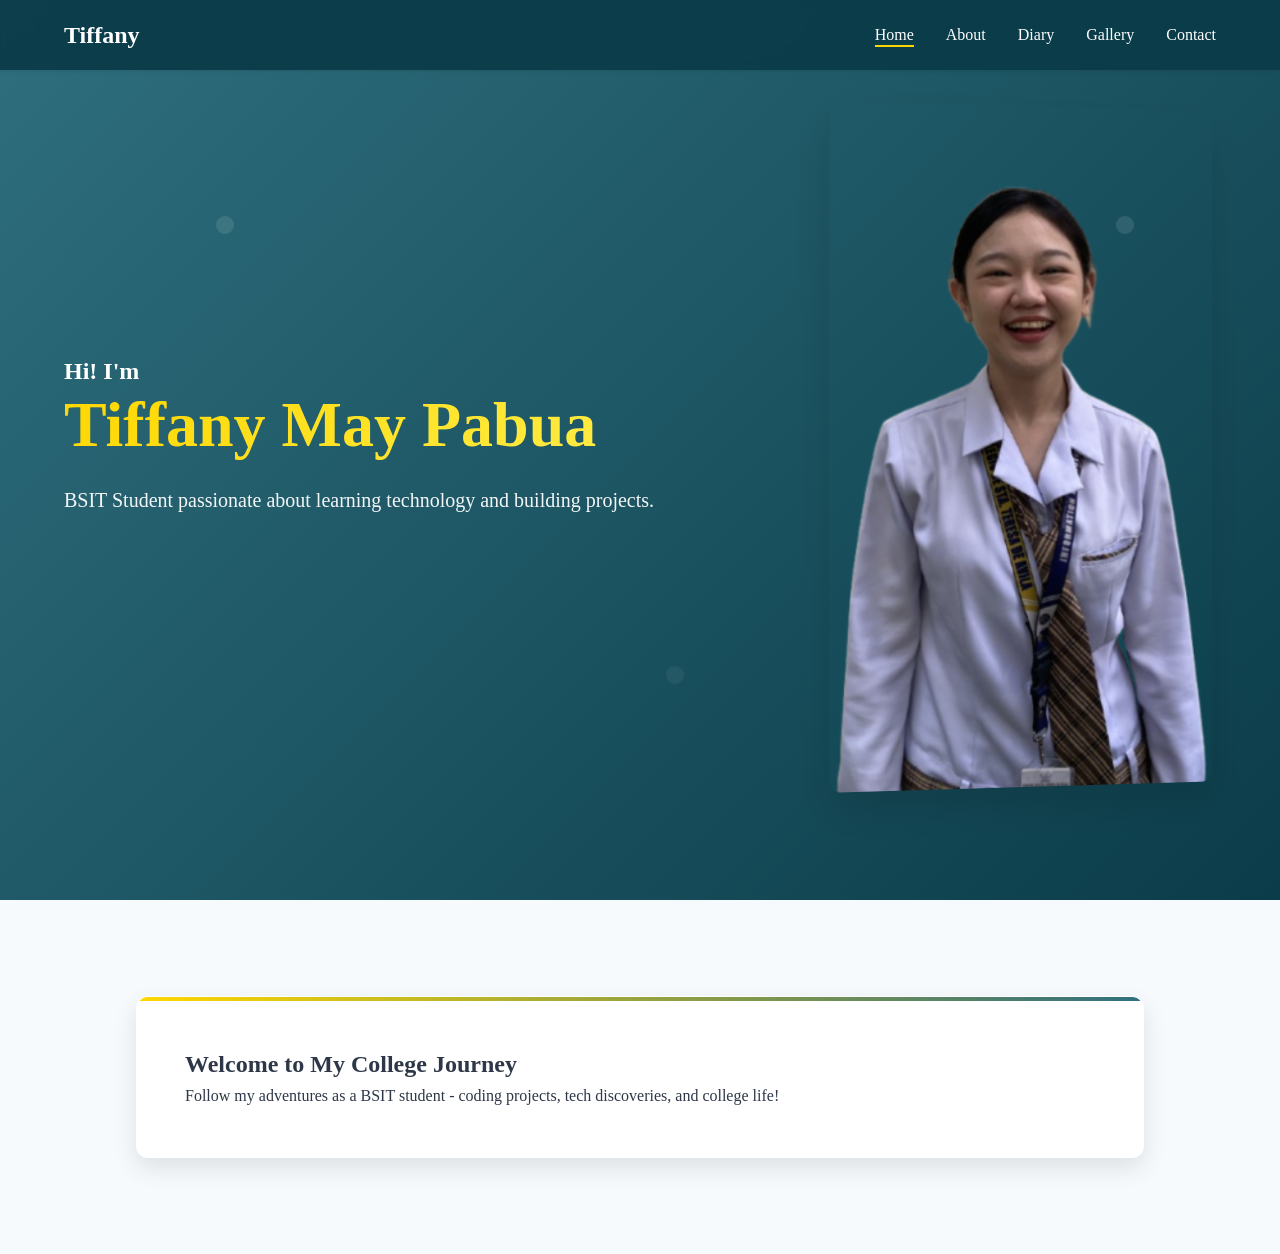
<file: index.html>
<!DOCTYPE html>
<html lang="en">
<head>
    <meta charset="UTF-8">
    <meta name="viewport" content="width=device-width, initial-scale=1.0">
    <title>Tiffany's College Diary</title>
    <link rel="stylesheet" href="style.css">
    <link href="https://fonts.googleapis.com/css2?family=Poppins:wght@300;400;500;600;700&display=swap" rel="stylesheet">
</head>
<body>
    <!-- Navbar -->
    <nav class="navbar">
        <h1 class="logo">Tiffany</h1>
        <ul>
            <li><a href="index.html" class="active">Home</a></li>
            <li><a href="about.html">About</a></li>
            <li><a href="diary.html">Diary</a></li>
            <li><a href="gallery.html">Gallery</a></li>
            <li><a href="contact.html">Contact</a></li>
        </ul>
    </nav>

    <!-- Hero Section -->
    <section class="hero">
        <div class="hero-text">
            <h2>Hi! I'm</h2>
            <h1>Tiffany May Pabua</h1>
            <p>BSIT Student passionate about learning technology and building projects.</p>
    
        </div>
        <div class="hero-image">
            <img src="download.png" alt="Tiffany May Pabua - BSIT Student">
        </div>
    </section>

    <!-- Quick About -->
    <div class="container">
        <div class="card">
            <h2>Welcome to My College Journey</h2>
            <p>Follow my adventures as a BSIT student - coding projects, tech discoveries, and college life!</p>
        </div>
    </div>
</body>
</html>
</file>
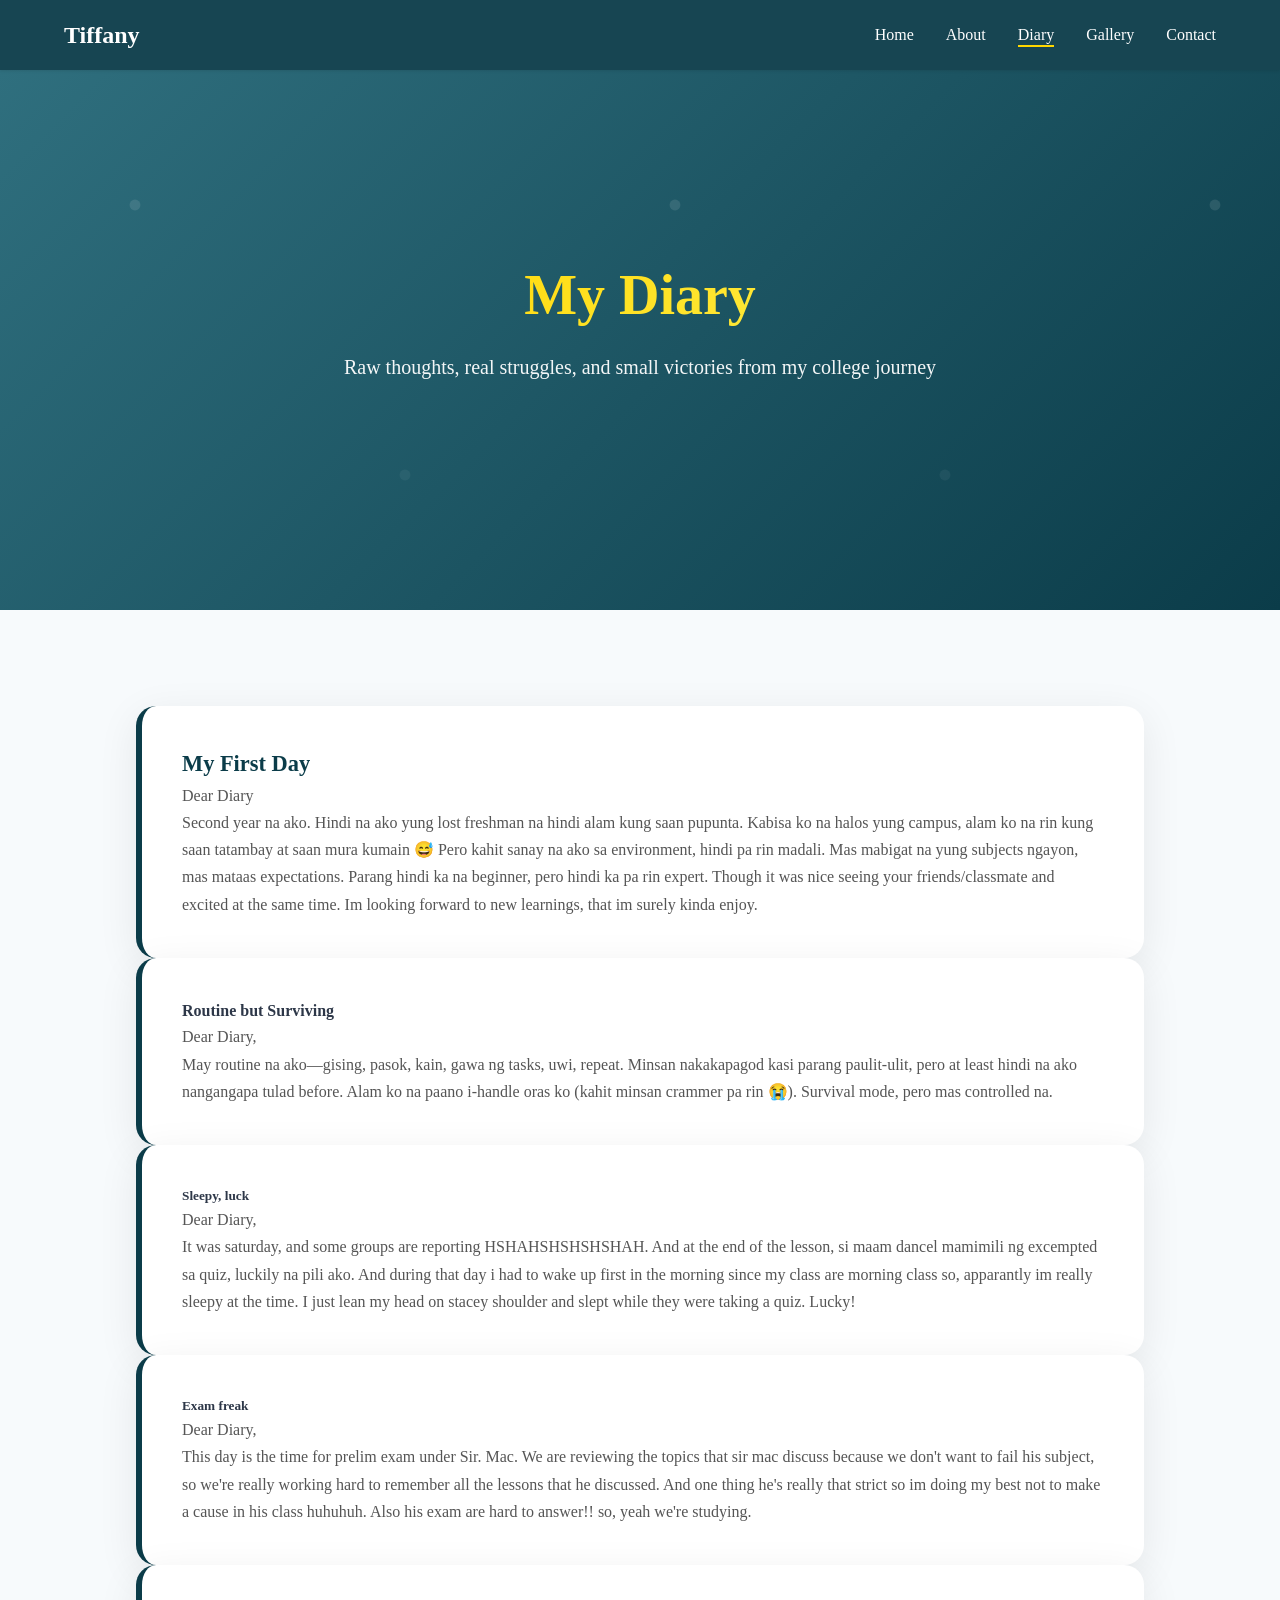
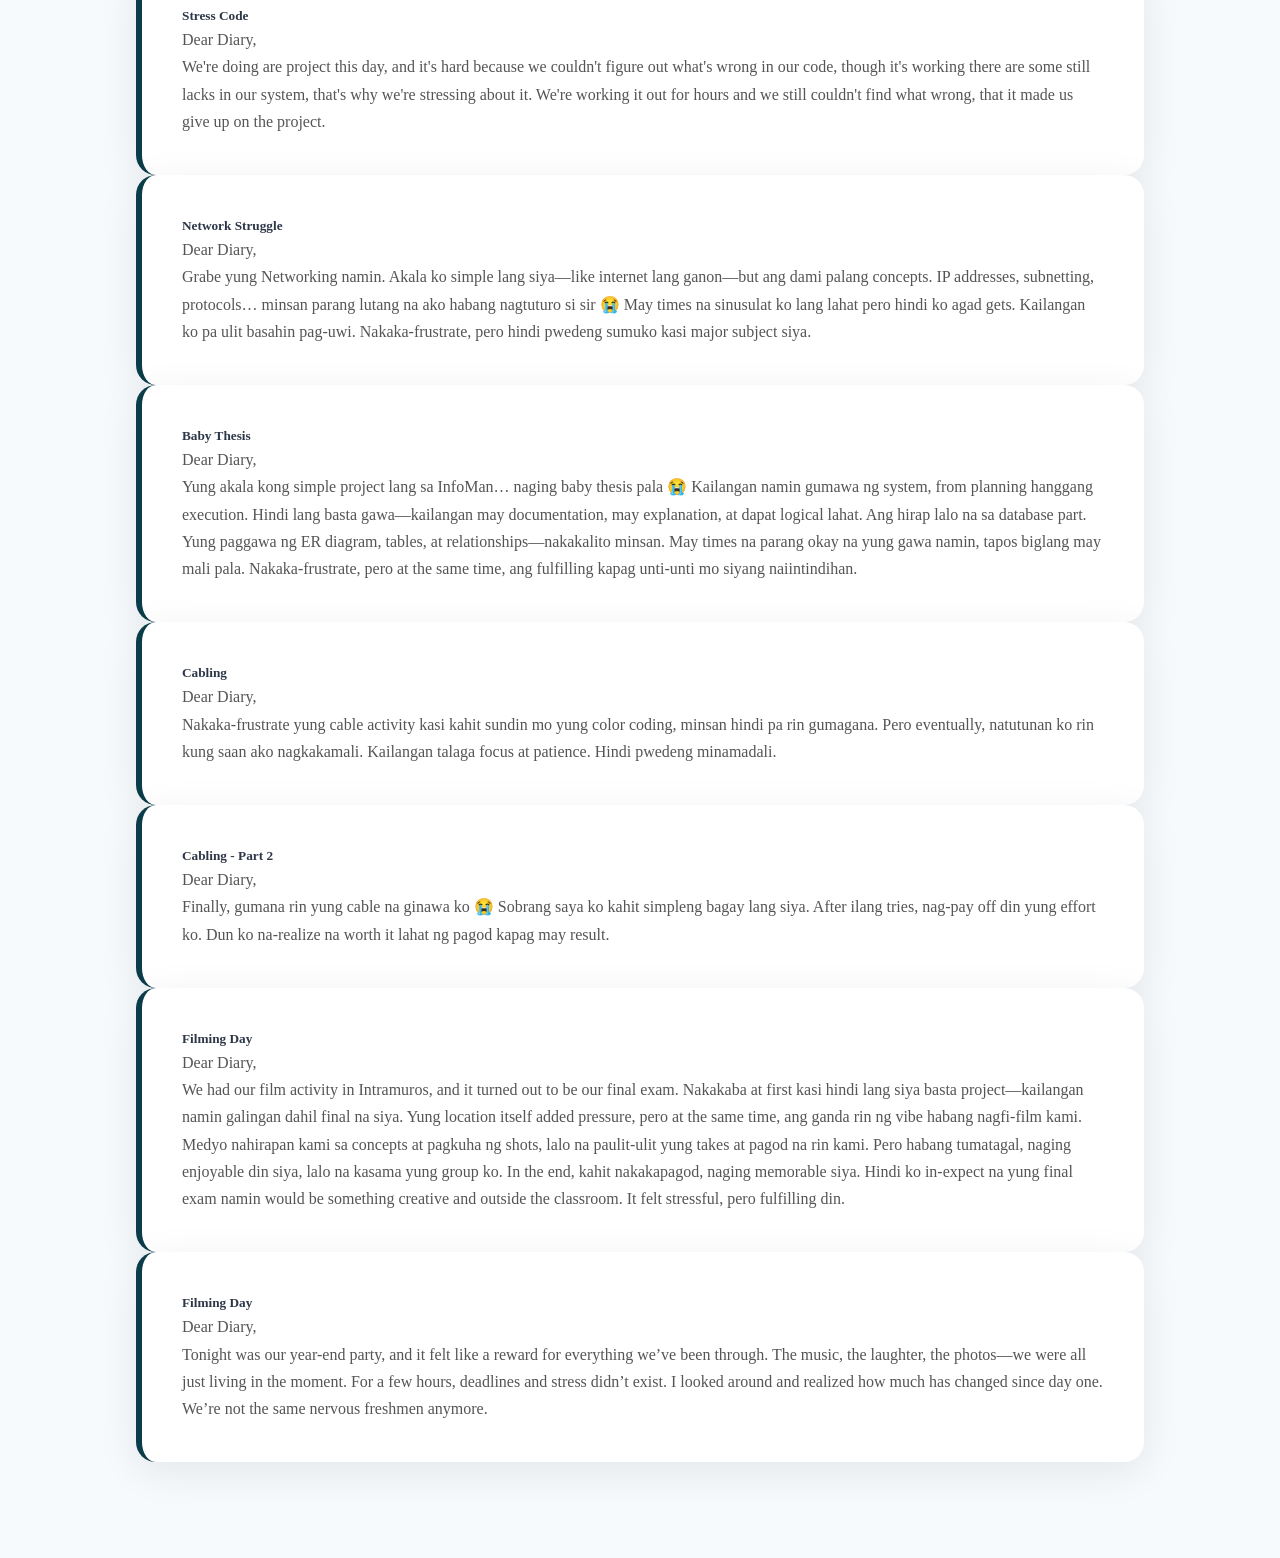
<file: diary.html>
<!DOCTYPE html>
<html lang="en">
<head>
    <meta charset="UTF-8">
    <meta name="viewport" content="width=device-width, initial-scale=1.0">
    <title>My Diary - Tiffany</title>
    <link rel="stylesheet" href="style.css">
    <link href="https://fonts.googleapis.com/css2?family=Poppins:wght@300;400;500;600;700&display=swap" rel="stylesheet">
</head>
<body>
    <!-- Navbar -->
    <nav class="navbar">
        <h1 class="logo">Tiffany</h1>
        <ul>
            <li><a href="index.html">Home</a></li>
            <li><a href="about.html">About</a></li>
            <li><a href="diary.html" class="active">Diary</a></li>
            <li><a href="gallery.html">Gallery</a></li>
            <li><a href="contact.html">Contact</a></li>
        </ul>
    </nav>

    <!-- Hero Header -->
    <section class="hero hero-diary">
        <div class="hero-text">
            <h1>My Diary</h1>
            <p>Raw thoughts, real struggles, and small victories from my college journey</p>
        </div>
    </section>

<div class="container">

<div class="diary-entry">
<h3>My First Day</h3>
<p>Dear Diary </p>
<p>Second year na ako. Hindi na ako yung lost freshman na hindi alam kung saan pupunta. Kabisa ko na halos yung campus, alam ko na rin kung saan tatambay at saan mura kumain
😅 Pero kahit sanay na ako sa environment, hindi pa rin madali. Mas mabigat na yung subjects ngayon, mas mataas expectations.
 Parang hindi ka na beginner, pero hindi ka pa rin expert. Though it was nice seeing your friends/classmate and excited at the same time. Im looking forward to new learnings, that im surely kinda enjoy.</p>
</div>

<div class="diary-entry">
<h4>Routine but Surviving</h4>
<p>Dear Diary,</p>
<p> May routine na ako—gising, pasok, kain, gawa ng tasks, uwi, repeat. Minsan nakakapagod kasi parang paulit-ulit, pero at least hindi na ako nangangapa tulad before. 
Alam ko na paano i-handle oras ko (kahit minsan crammer pa rin 😭). Survival mode, pero mas controlled na.</p>
</div>

<div class="diary-entry">
<h5>Sleepy, luck</h5>
<p>Dear Diary,</p>
<p>It was saturday, and some groups are reporting HSHAHSHSHSHSHAH. And at the end of the lesson, si maam dancel mamimili ng excempted sa quiz, luckily na pili ako. 
And during that day i had to wake up first in the morning since my class are morning class so, apparantly im really sleepy at the time.
I just lean my head on stacey shoulder and slept while they were taking a quiz. Lucky!</p>
</div>

<div class="diary-entry">
<h5>Exam freak</h5>
<p>Dear Diary,</p>
<p>This day is the time for prelim exam under Sir. Mac. We are reviewing the topics that sir mac discuss because we don't want to fail his subject, so we're really working hard to remember all the lessons that he discussed.
 And one thing he's really that strict so im doing my best not to make a cause in his class huhuhuh. Also his exam are hard to answer!! so, yeah we're studying.</p>
</div>

<div class="diary-entry">
<h5>Stress Code</h5>
<p>Dear Diary,</p>
<p> We're doing are project this day, and it's hard because we couldn't figure out what's wrong in our code, though it's working there are some still lacks in our system, that's why we're stressing about it. We're working it out for hours and we still couldn't find what wrong, that it made us give up on the project.</p>
</div>

<div class="diary-entry">
<h5>Network Struggle</h5>
<p>Dear Diary,</p>
<p> Grabe yung Networking namin. Akala ko simple lang siya—like internet lang ganon—but ang dami palang concepts. IP addresses, subnetting, protocols… minsan parang lutang na ako habang nagtuturo si sir 😭 
May times na sinusulat ko lang lahat pero hindi ko agad gets. Kailangan ko pa ulit basahin pag-uwi. Nakaka-frustrate, pero hindi pwedeng sumuko kasi major subject siya.</p>
</div>

<div class="diary-entry">
<h5>Baby Thesis</h5>
<p>Dear Diary,</p>
<p>Yung akala kong simple project lang sa InfoMan… naging baby thesis pala 😭 Kailangan namin gumawa ng system, from planning hanggang execution. Hindi lang basta gawa—kailangan may documentation, may explanation, at dapat logical lahat.
 Ang hirap lalo na sa database part. Yung paggawa ng ER diagram, tables, at relationships—nakakalito minsan. May times na parang okay na yung gawa namin, tapos biglang may mali pala. Nakaka-frustrate, pero at the same time, ang fulfilling kapag unti-unti mo siyang naiintindihan.</p>
</div>

<div class="diary-entry">
<h5>Cabling</h5>
<p>Dear Diary,</p>
<p>Nakaka-frustrate yung cable activity kasi kahit sundin mo yung color coding, minsan hindi pa rin gumagana. Pero eventually, natutunan ko rin kung saan ako nagkakamali. Kailangan talaga focus at patience. Hindi pwedeng minamadali.</p>
</div>

<div class="diary-entry">
<h5>Cabling - Part 2</h5>
<p>Dear Diary,</p>
<p>Finally, gumana rin yung cable na ginawa ko 😭 Sobrang saya ko kahit simpleng bagay lang siya. After ilang tries, nag-pay off din yung effort ko. Dun ko na-realize na worth it lahat ng pagod kapag may result.</p>
</div>

<div class="diary-entry">
<h5>Filming Day</h5>
<p>Dear Diary,</p>
<p>We had our film activity in Intramuros, and it turned out to be our final exam. Nakakaba at first kasi hindi lang siya basta project—kailangan namin galingan dahil final na siya. Yung location itself added pressure, pero at the same time, ang ganda rin ng vibe habang nagfi-film kami.
Medyo nahirapan kami sa concepts at pagkuha ng shots, lalo na paulit-ulit yung takes at pagod na rin kami. Pero habang tumatagal, naging enjoyable din siya, lalo na kasama yung group ko.
In the end, kahit nakakapagod, naging memorable siya. Hindi ko in-expect na yung final exam namin would be something creative and outside the classroom. It felt stressful, pero fulfilling din.</p>
</div>
 
<div class="diary-entry">
<h5>Filming Day</h5>
<p>Dear Diary,</p>
<p>Tonight was our year-end party, and it felt like a reward for everything we’ve been through. The music, the laughter, the photos—we were all just living in the moment. For a few hours, deadlines and stress didn’t exist.
I looked around and realized how much has changed since day one. We’re not the same nervous freshmen anymore.</p>
</div>
 

</body>
</html>
</file>
<file: style.css>
* {
  margin: 0;
  padding: 0;
  box-sizing: border-box;
}

:root {
  --primary: #0b3c49;
  --primary-light: #2f6f7e;
  --accent: #ffd700;
  --text-dark: #2d3748;
  --text-light: #4a5568;
  --bg-light: #f7fafc;
  --white: #ffffff;
  --shadow-sm: 0 1px 3px rgba(0,0,0,0.1);
  --shadow-md: 0 10px 25px rgba(0,0,0,0.1);
  --shadow-lg: 0 20px 40px rgba(0,0,0,0.12);
  --border-radius: 12px;
  --transition: all 0.3s cubic-bezier(0.4, 0, 0.2, 1);
}

html {
  scroll-behavior: smooth;
}

body {
  background: var(--bg-light);
  color: var(--text-dark);
  line-height: 1.6;
  overflow-x: hidden;
}

/* NAVBAR */
.navbar {
  position: fixed;
  top: 0;
  left: 0;
  right: 0;
  background: rgba(11, 60, 73, 0.95);
  backdrop-filter: blur(10px);
  z-index: 1000;
  padding: 1rem 5%;
  display: flex;
  justify-content: space-between;
  align-items: center;
  box-shadow: var(--shadow-sm);
  transition: var(--transition);
}

.navbar.scrolled {
  background: rgba(11, 60, 73, 1);
  padding: 0.75rem 5%;
}

.navbar .logo {
  font-size: 1.5rem;
  font-weight: 700;
  color: var(--white);
  text-decoration: none;
}

.navbar ul {
  list-style: none;
  display: flex;
  gap: 2rem;
}

.navbar ul li a {
  text-decoration: none;
  color: var(--white);
  font-weight: 500;
  position: relative;
  transition: var(--transition);
}

.navbar ul li a::after {
  content: '';
  position: absolute;
  bottom: -4px;
  left: 0;
  width: 0;
  height: 2px;
  background: var(--accent);
  transition: var(--transition);
}

.navbar ul li a:hover::after,
.navbar ul li a.active::after {
  width: 100%;
}

.navbar ul li a:hover {
  color: var(--accent);
  transform: translateY(-1px);
}

/* HERO SECTION */
.hero {
  min-height: 100vh;
  display: flex;
  align-items: center;
  justify-content: space-between;
  padding: 0 clamp(2rem, 5vw, 6rem);
  background: linear-gradient(135deg, var(--primary-light) 0%, var(--primary) 100%);
  color: var(--white);
  position: relative;
  overflow: hidden;
}

.hero::before {
  content: '';
  position: absolute;
  top: 0;
  left: 0;
  right: 0;
  bottom: 0;
  background: url('data:image/svg+xml,<svg xmlns="http://www.w3.org/2000/svg" viewBox="0 0 100 100"><defs><pattern id="grain" width="100" height="100" patternUnits="userSpaceOnUse"><circle cx="25" cy="25" r="1" fill="rgba(255,255,255,0.1)"/><circle cx="75" cy="75" r="1" fill="rgba(255,255,255,0.05)"/></pattern></defs><rect width="100" height="100" fill="url(%23grain)"/></svg>');
  pointer-events: none;
}

.hero-content {
  max-width: 50%;
  z-index: 2;
}

.hero-text h1 {
  font-size: clamp(2.5rem, 5vw, 4rem);
  font-weight: 800;
  line-height: 1.1;
  margin-bottom: 1.5rem;
  background: linear-gradient(135deg, var(--accent), #ffed4a);
  -webkit-background-clip: text;
  -webkit-text-fill-color: transparent;
  background-clip: text;
}

.hero-text p {
  font-size: 1.25rem;
  margin-bottom: 2rem;
  opacity: 0.95;
}

.cta-button {
  display: inline-flex;
  align-items: center;
  gap: 0.75rem;
  padding: 1rem 2.5rem;
  background: var(--accent);
  color: var(--primary);
  font-weight: 600;
  text-decoration: none;
  border-radius: var(--border-radius);
  box-shadow: var(--shadow-lg);
  transition: var(--transition);
  position: relative;
  overflow: hidden;
}

.cta-button::before {
  content: '';
  position: absolute;
  top: 0;
  left: -100%;
  width: 100%;
  height: 100%;
  background: linear-gradient(90deg, transparent, rgba(255,255,255,0.3), transparent);
  transition: var(--transition);
}

.cta-button:hover::before {
  left: 100%;
}

.cta-button:hover {
  transform: translateY(-3px);
  box-shadow: 0 25px 50px rgba(255, 215, 0, 0.4);
}

.hero-image {
  position: relative;
  z-index: 2;
}

.hero img {
  width: clamp(250px, 30vw, 400px);
  height: auto;
  border-radius: var(--border-radius);
  box-shadow: var(--shadow-lg);
  transform: perspective(1000px) rotateY(5deg);
  transition: var(--transition);
}

.hero img:hover {
  transform: perspective(1000px) rotateY(0deg) scale(1.05);
}

/* CONTAINER & CARDS */
.container {
  padding: clamp(3rem, 8vw, 6rem);
  max-width: 1200px;
  margin: 0 auto;
}

.section-title {
  text-align: center;
  font-size: clamp(2rem, 4vw, 3rem);
  margin-bottom: 4rem;
  background: linear-gradient(135deg, var(--primary), var(--primary-light));
  -webkit-background-clip: text;
  -webkit-text-fill-color: transparent;
  background-clip: text;
}

.card {
  background: var(--white);
  padding: clamp(2rem, 4vw, 3rem);
  border-radius: var(--border-radius);
  box-shadow: var(--shadow-md);
  transition: var(--transition);
  border: 1px solid rgba(255,255,255,0.2);
  position: relative;
  overflow: hidden;
}

.card::before {
  content: '';
  position: absolute;
  top: 0;
  left: 0;
  right: 0;
  height: 4px;
  background: linear-gradient(90deg, var(--accent), var(--primary-light));
}

.card:hover {
  transform: translateY(-10px);
  box-shadow: var(--shadow-lg);
}

/* DIARY ENTRIES */
.diary-grid {
  display: grid;
  grid-template-columns: repeat(auto-fit, minmax(350px, 1fr));
  gap: 2rem;
  margin-top: 3rem;
}

.diary-entry {
  background: var(--white);
  margin-bottom: 0;
  padding: 2rem;
  border-radius: var(--border-radius);
  border-left: 5px solid var(--primary);
  box-shadow: var(--shadow-sm);
  transition: var(--transition);
  position: relative;
  overflow: hidden;
}

.diary-entry::before {
  content: '';
  position: absolute;
  top: 0;
  left: 0;
  right: 0;
  height: 3px;
  background: var(--accent);
  transform: scaleX(0);
  transition: var(--transition);
}

.diary-entry:hover::before {
  transform: scaleX(1);
}

.diary-entry:hover {
  border-left-width: 8px;
  box-shadow: var(--shadow-md);
  transform: translateX(8px);
}

.diary-entry h3 {
  margin-bottom: 1rem;
  color: var(--primary);
  font-size: 1.25rem;
  font-weight: 600;
}

.diary-entry p {
  color: var(--text-light);
  line-height: 1.7;
}

.date-badge {
  display: inline-flex;
  align-items: center;
  gap: 0.5rem;
  padding: 0.25rem 0.75rem;
  background: linear-gradient(135deg, var(--primary-light), var(--primary));
  color: var(--white);
  border-radius: 20px;
  font-size: 0.875rem;
  font-weight: 500;
  margin-bottom: 1rem;
}

/* RESPONSIVE */
@media (max-width: 768px) {
  .navbar {
    padding: 1rem 2rem;
  }
  
  .navbar ul {
    gap: 1rem;
  }
  
  .hero {
    flex-direction: column;
    text-align: center;
    padding: 120px 2rem 4rem;
    gap: 3rem;
  }
  
  .hero-content {
    max-width: 100%;
  }
  
  .container {
    padding: 2rem 1.5rem;
  }
  
  .diary-grid {
    grid-template-columns: 1fr;
    gap: 1.5rem;
  }
}

@media (max-width: 480px) {
  .navbar ul {
    display: none;
  }
  
  .hero-text h1 {
    font-size: 2rem;
  }
}

/* ANIMATIONS */
@keyframes fadeInUp {
  from {
    opacity: 0;
    transform: translateY(30px);
  }
  to {
    opacity: 1;
    transform: translateY(0);
  }
}

.fade-in-up {
  animation: fadeInUp 0.8s ease-out forwards;
}

/* SCROLL INDICATOR */
.progress-bar {
  position: fixed;
  top: 0;
  left: 0;
  height: 4px;
  background: var(--accent);
  z-index: 1001;
  transform-origin: left;
  transition: transform 0.1s;
}
/* ABOUT PAGE STYLES */
.hero-about {
  min-height: 50vh;
  margin-top: 70px;
  background: linear-gradient(135deg, var(--primary), #1a5f6e);
  text-align: center;
  justify-content: center;
}

.hero-about .hero-text {
  max-width: 100%;
}

.hero-about h1 {
  font-size: 3rem;
  background: linear-gradient(135deg, var(--accent), #ffed4a);
  -webkit-background-clip: text;
  -webkit-text-fill-color: transparent;
  margin-bottom: 1rem;
}

.hero-about p {
  font-size: 1.3rem;
  opacity: 0.9;
}

/* ABOUT GRID */
.about-grid {
  display: grid;
  grid-template-columns: 1fr 1fr;
  gap: 3rem;
  margin-top: 3rem;
}

.profile-card {
  display: flex;
  flex-direction: column;
  align-items: center;
  text-align: center;
  padding: 3rem 2rem;
}

.profile-image {
  width: 200px;
  height: 200px;
  margin-bottom: 2rem;
  border-radius: 50%;
  overflow: hidden;
  box-shadow: 0 20px 60px rgba(0,0,0,0.2);
}

.profile-image img {
  width: 100%;
  height: 100%;
  object-fit: cover;
}

.profile-info h2 {
  color: var(--primary);
  font-size: 2rem;
  margin-bottom: 2rem;
}

.info-list {
  display: flex;
  flex-direction: column;
  gap: 1.5rem;
}

.info-item {
  display: flex;
  justify-content: space-between;
  padding: 1rem;
  background: #f8fafc;
  border-radius: 12px;
  border-left: 4px solid var(--accent);
}

.info-item strong {
  color: var(--primary);
  font-weight: 600;
}

.story-card {
  padding: 3rem;
}

.story-card h3 {
  color: var(--primary);
  font-size: 1.8rem;
  margin-bottom: 1.5rem;
  position: relative;
}

.story-card h3::after {
  content: '';
  position: absolute;
  bottom: -8px;
  left: 0;
  width: 50px;
  height: 3px;
  background: var(--accent);
}

.story-card p {
  font-size: 1.1rem;
  color: #555;
  line-height: 1.8;
  margin-bottom: 2rem;
}

blockquote {
  background: linear-gradient(135deg, #f0f9ff, #e0f2fe);
  padding: 2rem;
  border-radius: 15px;
  border-left: 5px solid var(--accent);
  font-style: italic;
  font-size: 1.1rem;
  color: var(--primary);
  margin: 2rem 0;
  position: relative;
}

blockquote::before {
  content: '"';
  font-size: 4rem;
  color: var(--accent);
  position: absolute;
  top: -10px;
  left: 20px;
  font-family: serif;
}

/* RESPONSIVE */
@media (max-width: 768px) {
  .about-grid {
    grid-template-columns: 1fr;
    gap: 2rem;
  }
  
  .profile-card {
    flex-direction: row;
    text-align: left;
    gap: 2rem;
  }
  
  .profile-image {
    width: 120px;
    height: 120px;
    flex-shrink: 0;
  }
  
  .info-item {
    flex-direction: column;
    gap: 0.5rem;
    text-align: left;
  }
  
  .hero-about h1 {
    font-size: 2.5rem;
  }
}

@media (max-width: 480px) {
  .profile-card {
    flex-direction: column;
    text-align: center;
  }
}
/* MODERN GALLERY GRID */
.hero-gallery{
   min-height: 50vh;
  margin-top: 70px;
  background: linear-gradient(135deg, var(--primary), #1a5f6e);
  text-align: center;
  justify-content: center;
}
.gallery-grid {
  display: grid;
  grid-template-columns: repeat(auto-fit, minmax(250px, 1fr));
  gap: 1.5rem;
  padding: 3rem 2rem;
  max-width: 1200px;
  margin: auto;
}

/* HERO BACKGROUND EFFECT */
.gallery-grid::before {
  content: '';
  position: absolute;
  top: 0;
  left: 0;
  right: 0;
  bottom: 0;
  z-index: -1;
  background: 
    radial-gradient(circle at 20% 80%, rgba(120,119,198,0.15) 0%, transparent 50%),
    radial-gradient(circle at 80% 20%, rgba(255,119,198,0.15) 0%, transparent 50%),
    radial-gradient(circle at 40% 40%, rgba(120,219,255,0.1) 0%, transparent 50%);
  border-radius: 24px;
  backdrop-filter: blur(20px);
}

/* GALLERY CARD */
.gallery-item {
  position: relative;
  border-radius: 18px;
  overflow: hidden;
  aspect-ratio: 1;
  cursor: pointer;
  background: #000;
  transition: transform 0.4s ease, box-shadow 0.4s ease;
  border: 1px solid rgba(255,255,255,0.1);
  backdrop-filter: blur(10px);
}

/* IMAGE */
.gallery-item img {
  width: 100%;
  height: 100%;
  object-fit: cover;
  transition: transform 0.5s ease, filter 0.5s ease;
}

/* OVERLAY */
.gallery-overlay {
  position: absolute;
  inset: 0;
  background: linear-gradient(to top, rgba(0,0,0,0.8), transparent 60%);
  color: white;
  display: flex;
  flex-direction: column;
  justify-content: flex-end;
  padding: 1.2rem;
  opacity: 0;
  transition: opacity 0.4s ease;
  backdrop-filter: blur(10px);
}

.gallery-overlay h3 {
  font-size: 1.2rem;
  margin-bottom: 0.3rem;
}

.gallery-overlay p {
  font-size: 0.9rem;
  opacity: 0.85;
}

/* HOVER EFFECT */
.gallery-item:hover {
  transform: translateY(-8px);
  box-shadow: 0 15px 40px rgba(0,0,0,0.3), 0 0 0 1px rgba(255,255,255,0.2);
}

.gallery-item:hover img {
  transform: scale(1.08);
  filter: brightness(0.85);
}

.gallery-item:hover .gallery-overlay {
  opacity: 1;
}
/* CONTACT PAGE STYLES */
.hero-contact {
  min-height: 50vh;
  margin-top: 70px;
  background: linear-gradient(135deg, var(--primary), #1a5f6e);
  text-align: center;
  justify-content: center;
}

.contact-grid {
  display: grid;
  grid-template-columns: 1fr 1fr;
  gap: 4rem;
  margin: 4rem 0;
}

.contact-info {
  padding: 3rem;
}

.contact-info h2 {
  color: var(--primary);
  margin-bottom: 2rem;
  text-align: center;
}

.contact-item {
  display: flex;
  align-items: center;
  gap: 1.5rem;
  padding: 1.5rem;
  background: #f8fafc;
  border-radius: 15px;
  margin-bottom: 1.5rem;
  transition: 0.3s;
}

.contact-item:hover {
  transform: translateX(10px);
  background: white;
  box-shadow: 0 10px 30px rgba(0,0,0,0.1);
}

.contact-item i {
  font-size: 2rem;
  color: var(--accent);
  width: 50px;
  height: 50px;
  display: flex;
  align-items: center;
  justify-content: center;
  background: rgba(255,215,0,0.1);
  border-radius: 50%;
}

.contact-item h4 {
  margin-bottom: 0.5rem;
  color: var(--primary);
}

.contact-item p {
  margin: 0;
  color: #666;
}

.social-links {
  display: flex;
  gap: 1rem;
  justify-content: center;
  margin-top: 2rem;
}

.social-btn {
  width: 50px;
  height: 50px;
  border-radius: 50%;
  background: var(--primary);
  color: white;
  display: flex;
  align-items: center;
  justify-content: center;
  font-size: 1.2rem;
  transition: 0.3s;
  text-decoration: none;
}

.social-btn:hover {
  background: var(--accent);
  color: var(--primary);
  transform: translateY(-3px);
}

/* FORM */
.contact-form-card {
  padding: 3rem;
}

.contact-form-card h2 {
  color: var(--primary);
  margin-bottom: 2rem;
  text-align: center;
}

.form-group {
  display: flex;
  gap: 1rem;
  margin-bottom: 1.5rem;
}

.form-group input,
.form-group textarea {
  flex: 1;
  padding: 1rem 1.5rem;
  border: 2px solid #e2e8f0;
  border-radius: 12px;
  font-family: inherit;
  font-size: 1rem;
  transition: 0.3s;
  background: white;
}

.form-group input:focus,
.form-group textarea:focus {
  outline: none;
  border-color: var(--accent);
  box-shadow: 0 0 0 3px rgba(255,215,0,0.1);
}

.cta-btn.full-width {
  width: 100%;
  padding: 1.2rem;
  font-size: 1.1rem;
}

/* QR SECTION */
.qr-section {
  text-align: center;
  margin-top: 4rem;
  padding: 3rem 0;
}

.qr-section h3 {
  color: var(--primary);
  font-size: 1.8rem;
  margin-bottom: 2rem;
}

.qr-grid {
  display: flex;
  justify-content: center;
  gap: 3rem;
}

.qr-item {
  text-align: center;
}

.qr-item img {
  width: 150px;
  height: 150px;
  border-radius: 15px;
  box-shadow: 0 10px 30px rgba(0,0,0,0.2);
  margin-bottom: 1rem;
}

.qr-item p {
  font-weight: 500;
  color: var(--primary);
}

/* RESPONSIVE */
@media (max-width: 768px) {
  .contact-grid {
    grid-template-columns: 1fr;
    gap: 2rem;
  }
  
  .form-group {
    flex-direction: column;
    gap: 1rem;
  }
  
  .qr-grid {
    flex-direction: column;
    align-items: center;
    gap: 2rem;
  }
}
/* DIARY PAGE STYLES */
.hero-diary {
  min-height: 60vh;
  margin-top: 70px;
  background: linear-gradient(135deg, #2f6f7e, var(--primary));
  color: white;
  text-align: center;
  display: flex;
  align-items: center;
  justify-content: center;
}

.hero-diary .hero-text h1 {
  font-size: 3.5rem;
  background: linear-gradient(135deg, var(--accent), #ffed4a);
  -webkit-background-clip: text;
  -webkit-text-fill-color: transparent;
}

.diary-grid {
  display: grid;
  grid-template-columns: repeat(auto-fit, minmax(380px, 1fr));
  gap: 2rem;
  margin-top: 3rem;
}

.diary-entry {
  background: white;
  padding: 2.5rem;
  border-radius: 20px;
  box-shadow: 0 10px 40px rgba(0,0,0,0.08);
  border-left: 6px solid var(--primary);
  transition: all 0.4s cubic-bezier(0.4, 0, 0.2, 1);
  position: relative;
  overflow: hidden;
}

.diary-entry::before {
  content: '';
  position: absolute;
  top: 0;
  left: 0;
  right: 0;
  height: 4px;
  background: linear-gradient(90deg, var(--accent), transparent);
  transform: scaleX(0);
  transition: transform 0.4s;
}

.diary-entry:hover::before {
  transform: scaleX(1);
}

.diary-entry:hover {
  transform: translateY(-12px);
  box-shadow: 0 25px 60px rgba(0,0,0,0.15);
  border-left-width: 8px;
}

.entry-header {
  display: flex;
  align-items: center;
  gap: 1rem;
  margin-bottom: 1.5rem;
}

.date-badge {
  background: linear-gradient(135deg, var(--primary), #2f6f7e);
  color: white;
  padding: 0.5rem 1rem;
  border-radius: 25px;
  font-size: 0.85rem;
  font-weight: 500;
  flex-shrink: 0;
}

.diary-entry h3 {
  margin: 0;
  color: var(--primary);
  font-size: 1.4rem;
  font-weight: 600;
  flex: 1;
}

.diary-entry p {
  color: #555;
  line-height: 1.7;
  margin: 0;
}

/* RESPONSIVE */
@media (max-width: 768px) {
  .diary-grid {
    grid-template-columns: 1fr;
    gap: 1.5rem;
  }
  
  .entry-header {
    flex-direction: column;
    align-items: flex-start;
    gap: 0.75rem;
  }
}
</file>
